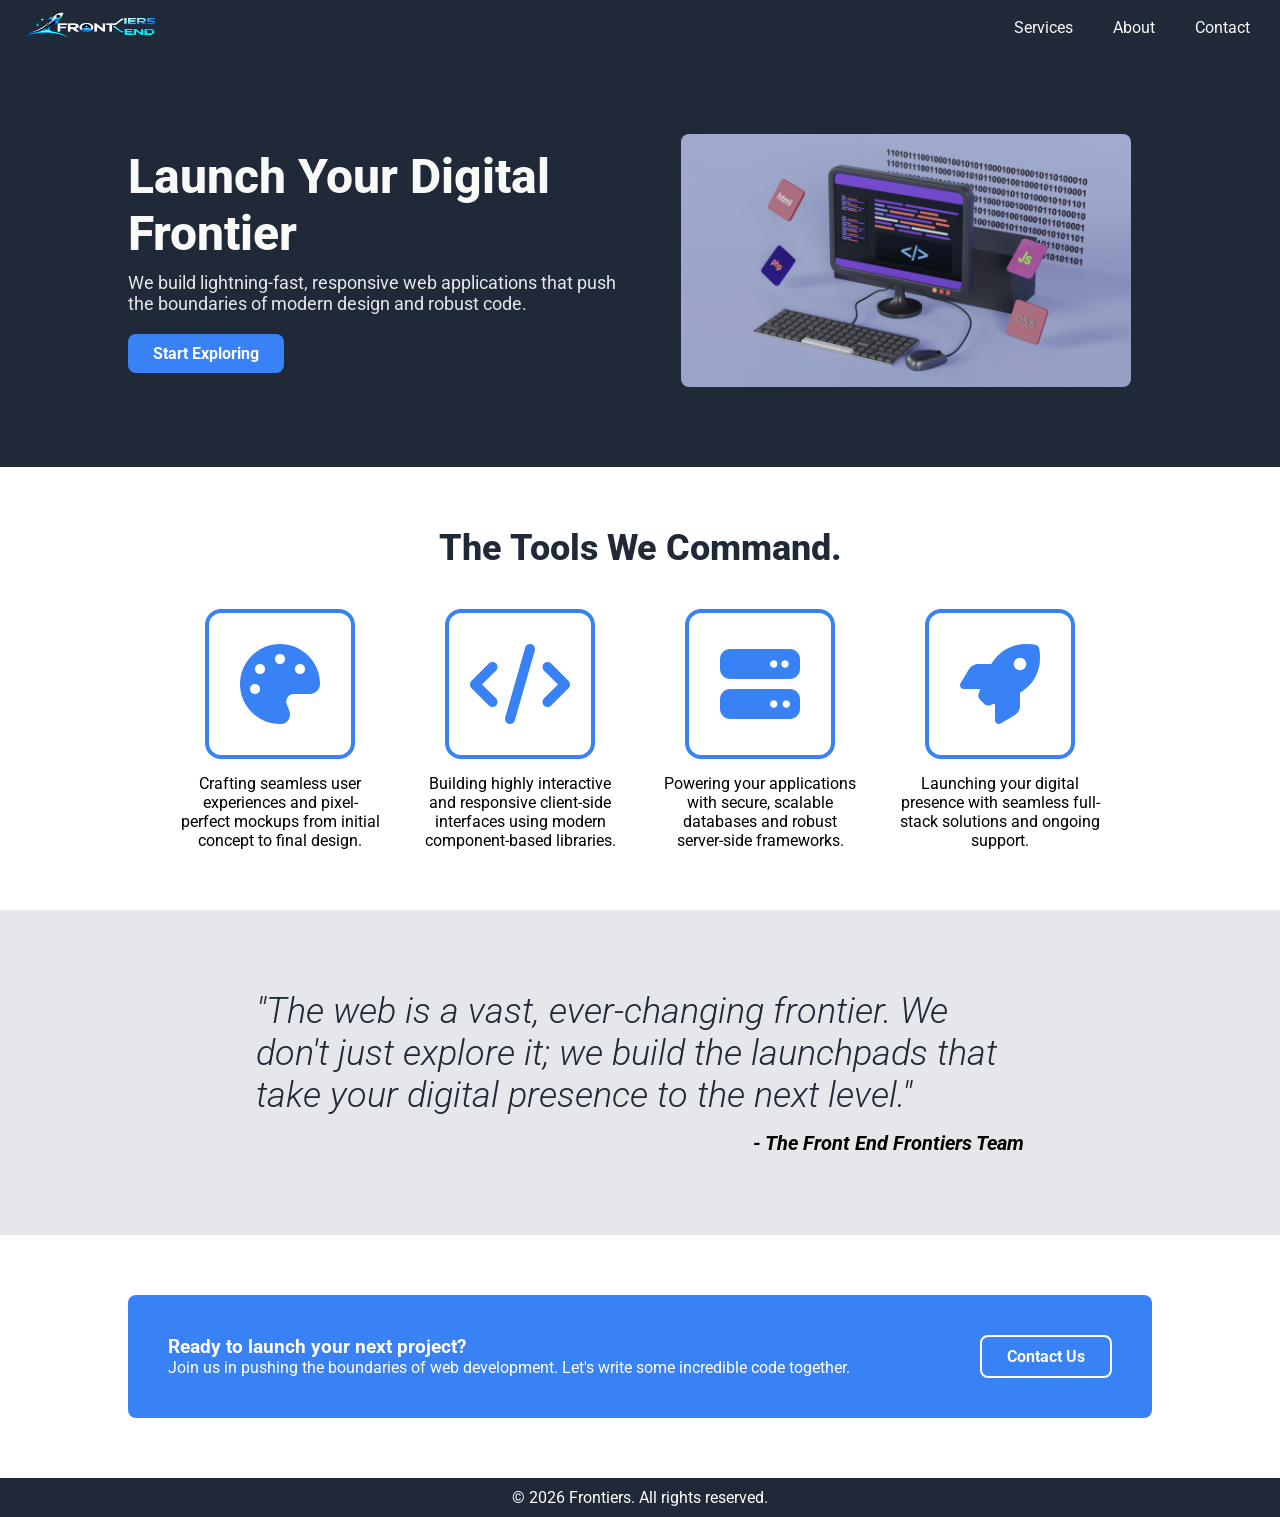
<file: index.html>
<!DOCTYPE html>
<html lang="en">
    <head>
        <meta charset="UTF-8">
        <meta name="viewport" content="width=device-width, initial-scale=1.0">
        <link rel="stylesheet" href="styles/style.css">
        <link rel="stylesheet" href="https://cdnjs.cloudflare.com/ajax/libs/font-awesome/6.4.0/css/all.min.css">
        <title>Frontiers</title>
    </head>
    <body>
        <header>
            <a href="index.html">
                <picture>
                    <source srcset="images/FrontiersLogoMobile.png"
                            media="(max-width: 768px)">
                    <img    class="logo"
                            src="images/FrontiersLogoNoBackground.png"
                            alt="Frontiers Logo">
                </picture>
            </a>

            <input type="checkbox" id="menu-toggle" class="menu-toggle">

            <label for="menu-toggle" class="hamburger">
                <span></span>
                <span></span>
                <span></span>
            </label>
            <nav>
                <ul>
                    <li><a href="services.html">Services</a></li>
                    <li><a href="about.html">About</a></li>
                    <li><a href="contact.html">Contact</a></li>    
                </ul>
            </nav>
        </header>
        <main>
                    <!-- Hero Section -->
            <section class="hero" aria-labelledby="hero-title">
                <div class="hero-content">
                    <h1 id="hero-title">Launch Your Digital Frontier</h1>
                    <p>We build lightning-fast, responsive web applications that push the boundaries of modern design and robust code.</p>
                    <a href="services.html" class="primary-btn">Start Exploring</a>
                </div>
                <figure class="hero-image">
                    <picture>
                        <!-- Loads this smaller image on screens 768px or smaller -->
                        <source media="(max-width: 768px)" srcset="images/hero_mobile.jpg">
                        <!-- Default image for larger desktop screens -->
                        <img src="images/hero_desktop.jpg" alt="Front End Frontiers digital design process">
                    </picture>
                </figure>
            </section>
            <!-- Information Section -->
            <section class="information" aria-labelledby="info-title">
                <h2 id="info-title">The Tools We Command.</h2>
                <div class="info-container">
                    <article class="info-card">
                            <div class="box-placeholder">
                                <i class="fa-solid fa-palette info-icon"></i>
                            </div>
                        <p>Crafting seamless user experiences and pixel-perfect mockups from initial concept to final design.</p>
                    </article>
                    <article class="info-card">      
                        <div class="box-placeholder">
                            <i class="fa-solid fa-code info-icon"></i>
                        </div>  
                        <p>Building highly interactive and responsive client-side interfaces using modern component-based libraries.</p>
                    </article>
                    <article class="info-card">
                        <div class="box-placeholder">
                            <i class="fa-solid fa-server info-icon"></i>
                        </div>     
                        <p>Powering your applications with secure, scalable databases and robust server-side frameworks.</p>
                    </article>
                    <article class="info-card">
                        <div class="box-placeholder">
                            <i class="fa-solid fa-rocket info-icon"></i>
                        </div>
                        <p>Launching your digital presence with seamless full-stack solutions and ongoing support.</p>
                    </article>
                </div>
            </section>
            <!-- Quote Section -->
            <section class="quote" aria-label="Team Philosophy">
                <blockquote>
                "The web is a vast, ever-changing frontier. We don't just explore it; we build the launchpads that take your digital presence to the next level."        
                </blockquote>
                <cite>- The Front End Frontiers Team</cite>
            </section>  
            <!-- Call to Action Section  -->
            <section class="call-to-action" aria-labelledby="cta-title">
                <div class="cta-content">
                    <h3 id="cta-title">Ready to launch your next project?</h3>
                    <p>Join us in pushing the boundaries of web development. Let's write some incredible code together.</p>
                </div>
                <a href="contact.html" class="secondary-btn">Contact Us</a>
            </section>
        </main>
        <footer>
            <p>&copy; 2026 Frontiers. All rights reserved.</p>
        </footer>
    </body>
</html>
</file>
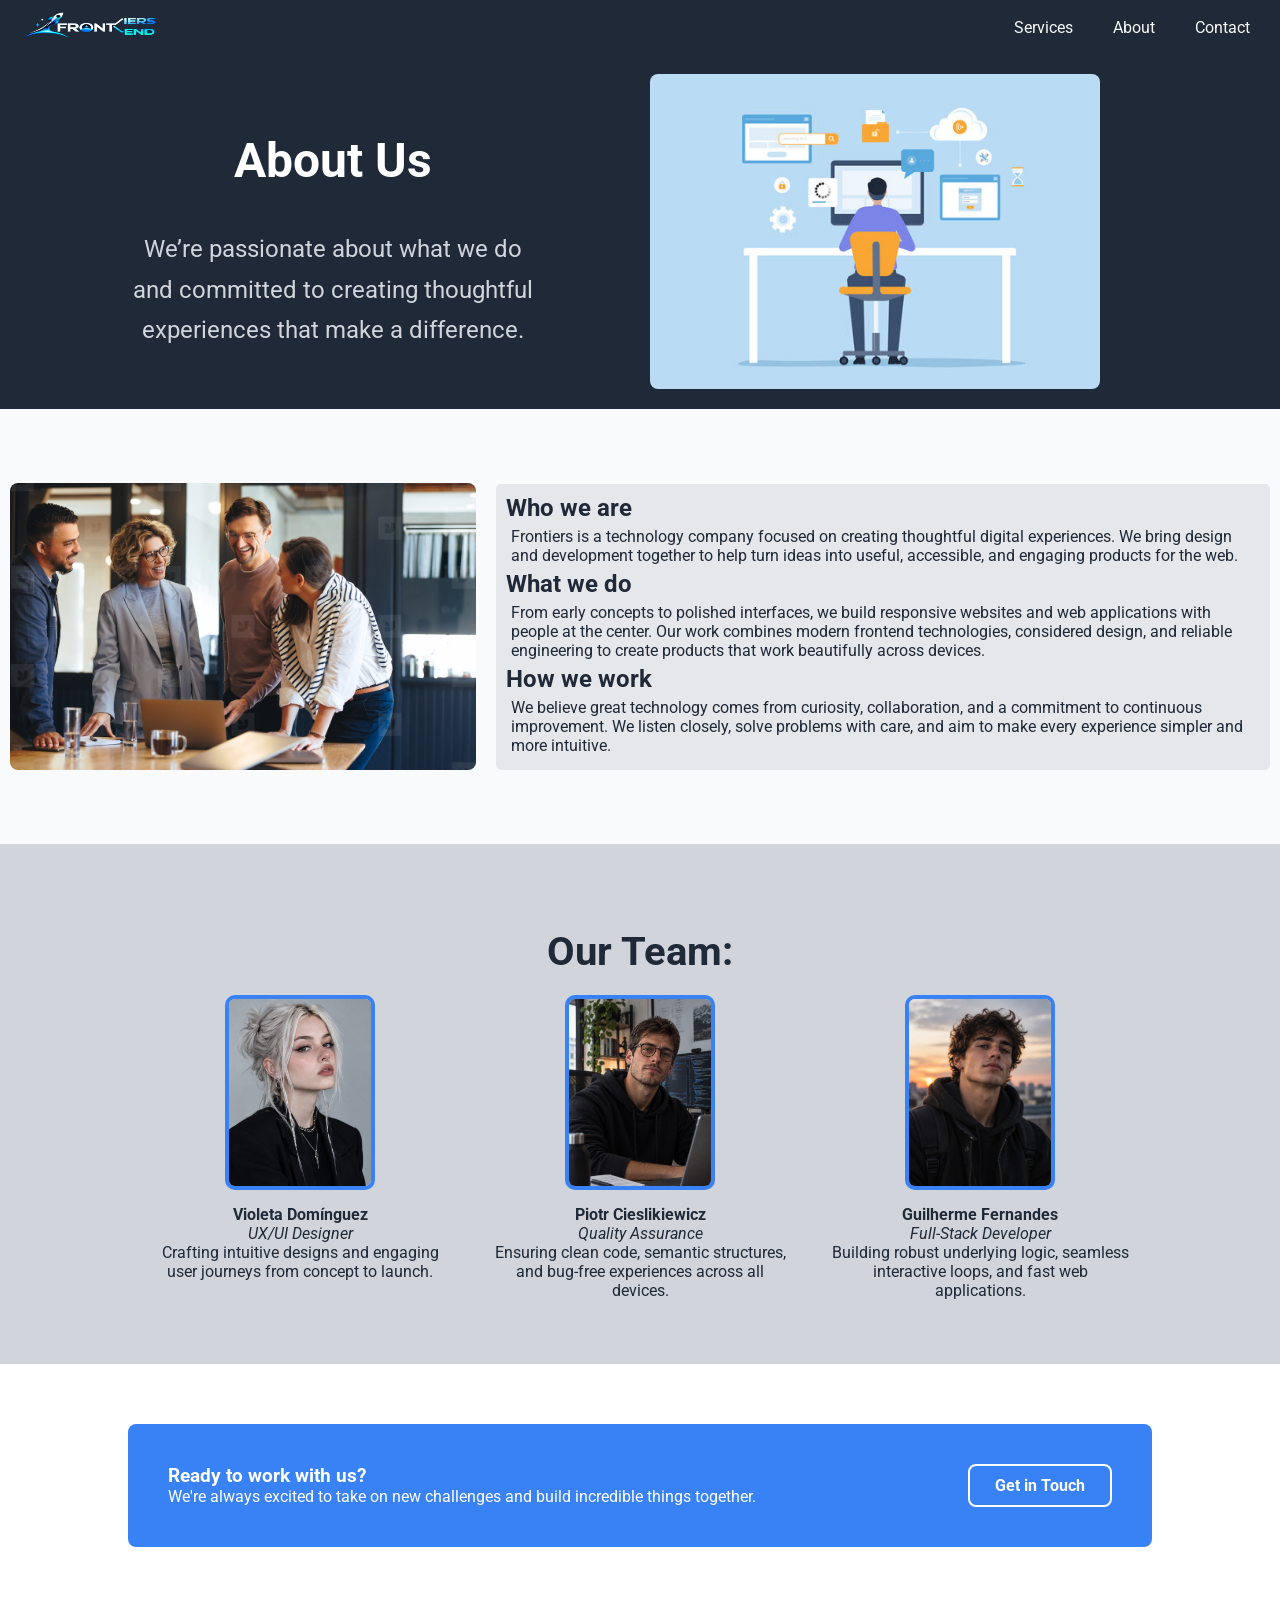
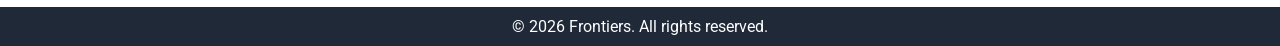
<file: about.html>
<!DOCTYPE html>
<html lang="en">
    <head>
        <meta charset="UTF-8">
        <meta name="viewport" content="width=device-width, initial-scale=1.0">
        <link rel="stylesheet" href="styles/style.css">
        <title>Frontiers</title>
    </head>
    <body>
        <header>
            <a href="index.html">
                <picture>
                    <source srcset="images/FrontiersLogoMobile.png"
                            media="(max-width: 768px)">
                    <img class="logo"
                        src="images/FrontiersLogoNoBackground.png"
                        alt="Frontiers Logo">
                </picture>
            </a>

            <input type="checkbox" id="menu-toggle" class="menu-toggle">

            <label for="menu-toggle" class="hamburger">
                <span></span>
                <span></span>
                <span></span>
            </label>
            <nav>
                <ul>
                    <li><a href="services.html">Services</a></li>
                    <li><a href="about.html">About</a></li>
                    <li><a href="contact.html">Contact</a></li>    
                </ul>
            </nav>
        </header>
        
        

        <main id="main-about">
            <section class="hero-about">
                <div class="hero-about-text">
                    <h1>About Us</h1>
                    <p>
                        We’re passionate about what we do and committed to creating thoughtful experiences that make a difference.
                    </p>
                </div>

                <picture class="hero-image">
                    <img src="images/hero-about-img.jpg"
                        alt="Learn about our team">
                </picture>
            </section>
            
            <section class="about">

                <div class="about-img">
                    <img src="images/about.jpg" alt="An image depicting the employees at the company" id="about-img">
                </div>

                <div class="about-text">
                    <h2>Who we are</h2>
                    <p>Frontiers is a technology company focused on creating thoughtful digital experiences. We bring design and development together to help turn ideas into useful, accessible, and engaging products for the web.</p>

                    <h2>What we do</h2>
                    <p>From early concepts to polished interfaces, we build responsive websites and web applications with people at the center. Our work combines modern frontend technologies, considered design, and reliable engineering to create products that work beautifully across devices.</p>

                    <h2>How we work</h2>
                    <p>We believe great technology comes from curiosity, collaboration, and a commitment to continuous improvement. We listen closely, solve problems with care, and aim to make every experience simpler and more intuitive.</p>
                </div>

            </section>

         <section class="our-team">
                <h1>Our Team:</h1>

                <div class="team-container">
                    <div class="person-card">
                        <div class="team-box">
                            <img src="images/team1.png" alt="Placeholder img" class="team-icon">
                        </div>
                        <p><strong>Violeta Domínguez</strong></p>
                        <p><em>UX/UI Designer</em></p>
                        <p>Crafting intuitive designs and engaging user journeys from concept to launch.</p>
                    </div>
                    
                    <div class="person-card">
                        <div class="team-box">
                            <img src="images/team3.png" alt="Placeholder img" class="team-icon">
                        </div>
                        <p><strong>Piotr Cieslikiewicz</strong></p>
                        <p><em>Quality Assurance</em></p>
                        <p>Ensuring clean code, semantic structures, and bug-free experiences across all devices.</p>
                    </div>
                    
                    <div class="person-card">
                        <div class="team-box">
                            <img src="images/team2.png" alt="Placeholder img" class="team-icon">
                        </div>
                        <p><strong>Guilherme Fernandes</strong></p>
                        <p><em>Full-Stack Developer</em></p>
                        <p>Building robust underlying logic, seamless interactive loops, and fast web applications.</p>
                    </div>
                </div>
            </section>

            <section class="call-to-action" aria-labelledby="cta-title">
                <div class="cta-content">
                    <h3 id="cta-title">Ready to work with us?</h3>
                    <p>We're always excited to take on new challenges and build incredible things together.</p>
                </div>
                <a href="contact.html" class="secondary-btn">Get in Touch</a>
            </section>
            
        </main>
        <footer>
            <p>&copy; 2026 Frontiers. All rights reserved.</p>
        </footer>
    </body>
</html>
</file>
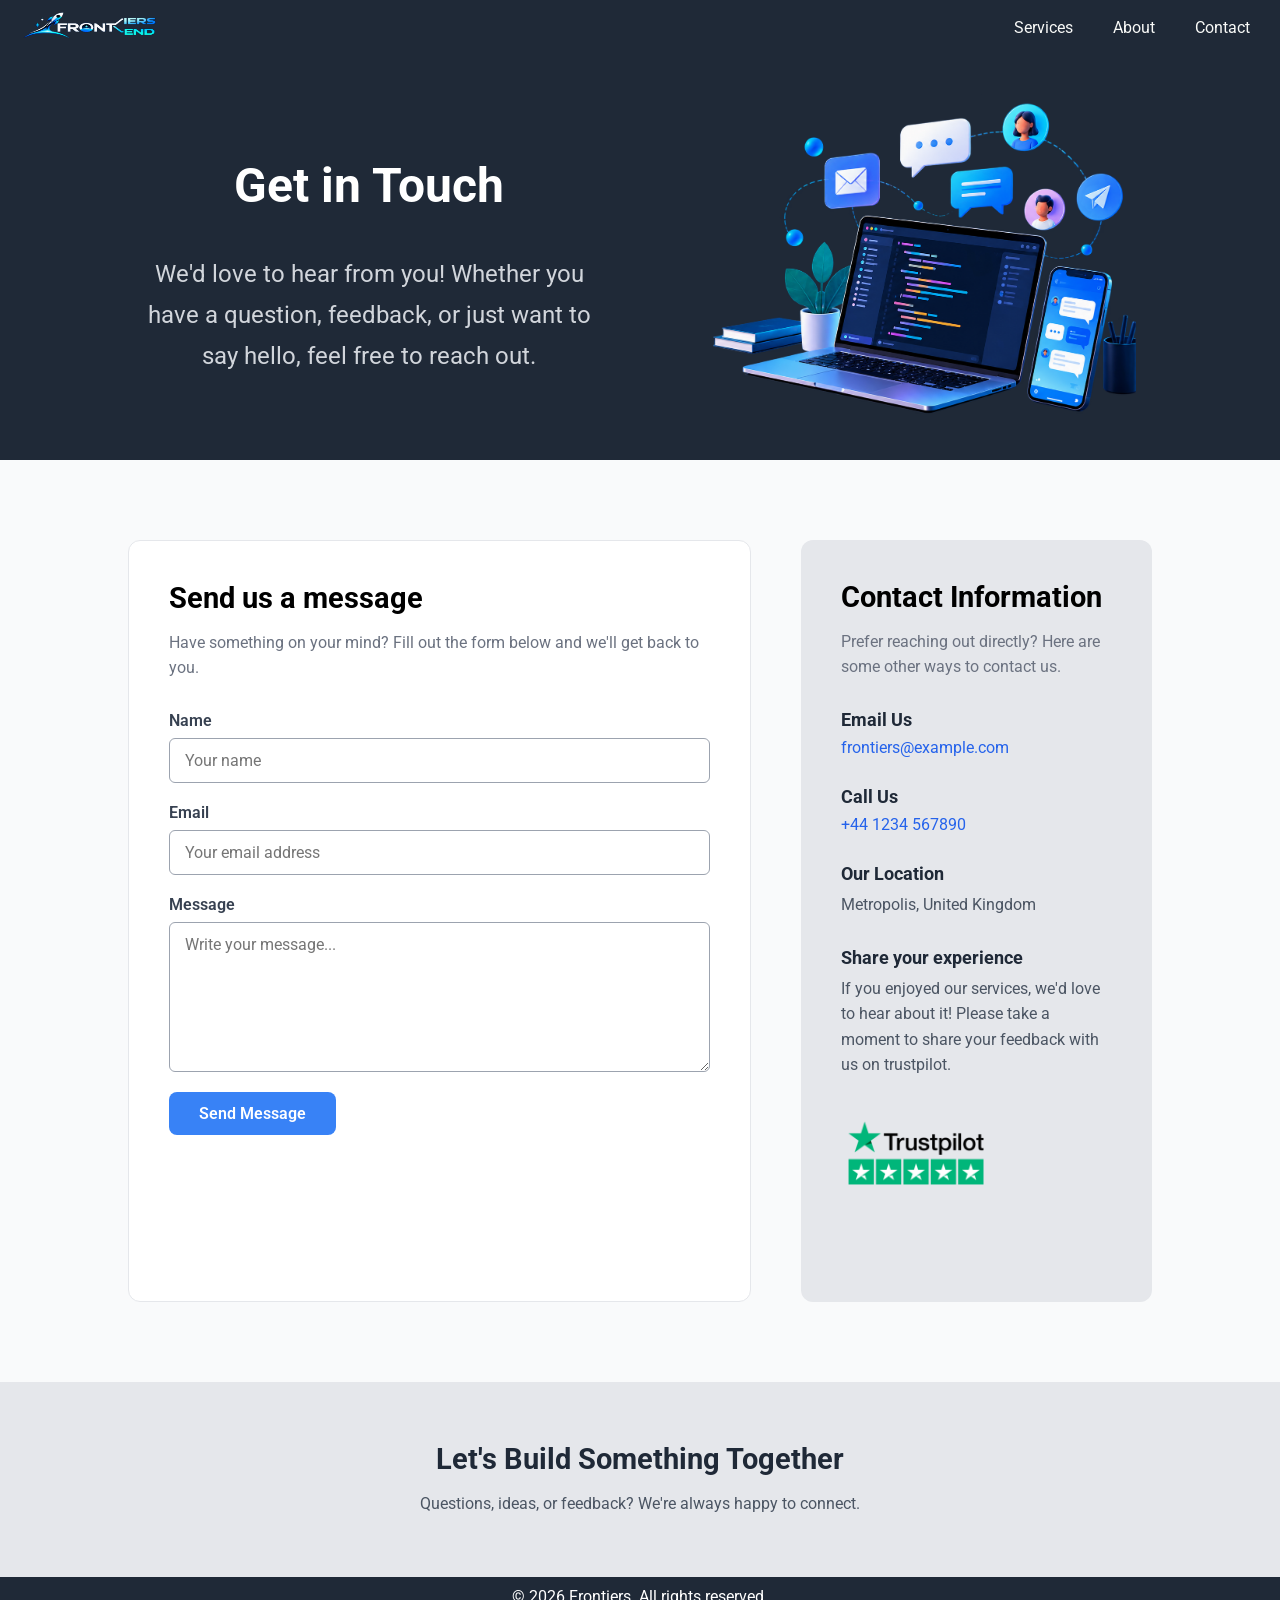
<file: contact.html>
<!DOCTYPE html>
<html lang="en">
    <head>
        <meta charset="UTF-8">
        <meta name="viewport" content="width=device-width, initial-scale=1.0">
        <link rel="stylesheet" href="styles/style.css">
        <title>Frontiers</title>
    </head>
    <body>
        <header>
            <a href="index.html">
                <picture>
                    <source srcset="images/FrontiersLogoMobile.png"
                            media="(max-width: 768px)">
                    <img class="logo"
                        src="images/FrontiersLogoNoBackground.png"
                        alt="Frontiers Logo">
                </picture>
            </a>

            <input type="checkbox" id="menu-toggle" class="menu-toggle">

            <label for="menu-toggle" class="hamburger">
                <span></span>
                <span></span>
                <span></span>
            </label>
            <nav>
                <ul>
                    <li><a href="services.html">Services</a></li>
                    <li><a href="about.html">About</a></li>
                    <li><a href="contact.html">Contact</a></li>    
                </ul>
            </nav>
        </header>
        <main>
            <section class="hero-contact">
                <div class="hero-get-in-touch">
                    <h1>Get in Touch</h1>
                    <p>
                        We'd love to hear from you! Whether you have a
                        question, feedback, or just want to say hello,
                        feel free to reach out.
                    </p>
                </div>

                <picture class="hero-image">
                    <img src="images/contactUs.png"
                        alt="Contact the Frontiers team">
                </picture>
            </section>

            <section class="contact">
                <div class="contact-container">

                    <div class="contact-form-container">
                        <h2>Send us a message</h2>
                        <p>
                            Have something on your mind? Fill out the form
                            below and we'll get back to you.
                        </p>

                        <form class="contact-form">
                            <div class="form-group">
                                <label for="name">Name</label>
                                <input type="text"
                                    id="name"
                                    name="name"
                                    placeholder="Your name"
                                    autocomplete="name"
                                    required>
                            </div>

                            <div class="form-group">
                                <label for="email">Email</label>
                                <input type="email"
                                    id="email"
                                    name="email"
                                    placeholder="Your email address"
                                    autocomplete="email"
                                    required>
                            </div>

                            <div class="form-group">
                                <label for="message">Message</label>
                                <textarea id="message"
                                        name="message"
                                        rows="6"
                                        placeholder="Write your message..."
                                        required></textarea>
                            </div>

                            <button type="submit" class="contact-btn">
                                Send Message
                            </button>
                        </form>
                    </div>

                    <section class="contact-info">
                        <h2>Contact Information</h2>
                        <p>
                            Prefer reaching out directly?
                            Here are some other ways to contact us.
                        </p>
                        <address>
                            <div class="info-item">
                                <h3>Email Us</h3>
                                <a href="mailto:frontiers@example.com">
                                    frontiers@example.com
                                </a>
                            </div>

                            <div class="info-item">
                                <h3>Call Us</h3>
                                <a href="tel:+441234567890">
                                    +44 1234 567890
                                </a>
                            </div>

                            <div class="info-item">
                                <h3>Our Location</h3>
                                <p>Metropolis, United Kingdom</p>
                            </div>
                            <div class="info-item">
                                <h3>Share your experience</h3>
                                <p>If you enjoyed our services, we'd love to hear about it! Please take a moment to share your feedback with us on trustpilot.</p>
                                <a href="https://www.trustpilot.com/review/frontiers.com" target="_blank" rel="noopener noreferrer">
                                    <img src="images/trustpilot-logo.png" alt="Trustpilot Logo" class="trustpilot-logo">
                                </a>
                            </div>
                        </address>
                    </section>

                </div>
            </section>

            <section class="contact-bottom">
                <h2>Let's Build Something Together</h2>
                <p>
                    Questions, ideas, or feedback?
                    We're always happy to connect.
                </p>
            </section>
        </main>
        <footer>
            <p>&copy; 2026 Frontiers. All rights reserved.</p>
        </footer>
    </body>
</html>
</file>
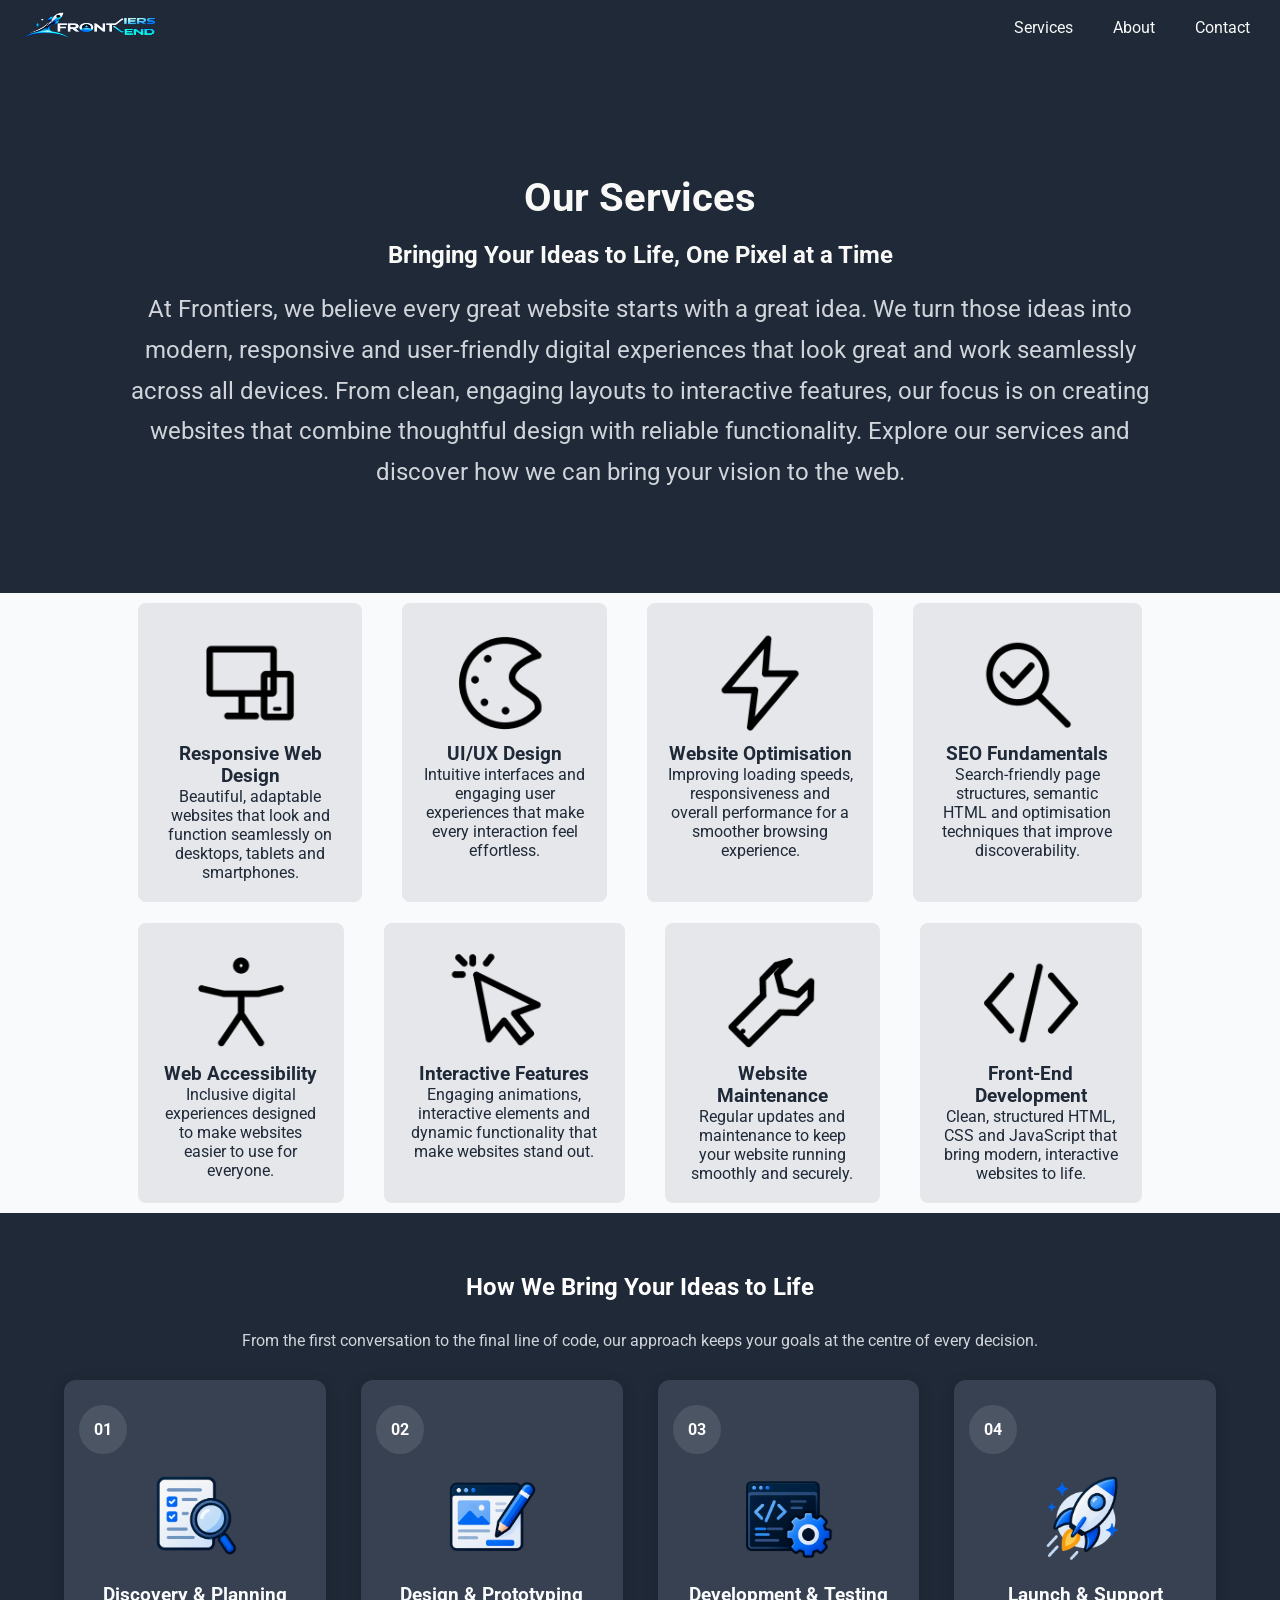
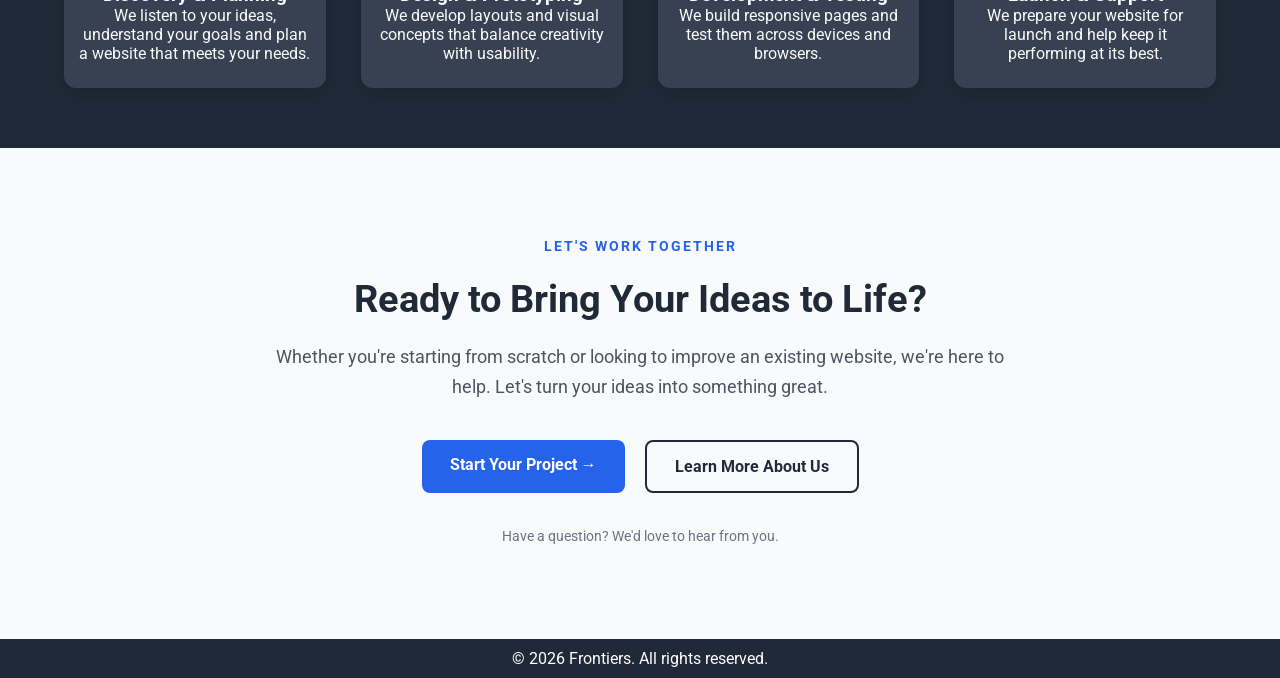
<file: services.html>
<!DOCTYPE html>
<html lang="en">
    <head>
        <meta charset="UTF-8">
        <meta name="viewport" content="width=device-width, initial-scale=1.0">
        <link rel="stylesheet" href="styles/style.css">
        <title>Frontiers</title>
    </head>
    <body>
        <header>
            <a href="index.html">
                <picture>
                    <source srcset="images/FrontiersLogoMobile.png"
                            media="(max-width: 768px)">
                    <img class="logo"
                        src="images/FrontiersLogoNoBackground.png"
                        alt="Frontiers Logo">
                </picture>
            </a>

            <input type="checkbox" id="menu-toggle" class="menu-toggle">

            <label for="menu-toggle" class="hamburger">
                <span></span>
                <span></span>
                <span></span>
            </label>
            <nav>
                <ul>
                    <li><a href="services.html">Services</a></li>
                    <li><a href="about.html">About</a></li>
                    <li><a href="contact.html">Contact</a></li>    
                </ul>
            </nav>
        </header>
        <main>
            <section class="services-hero">
                <h1>Our Services</h1>
                <h2>Bringing Your Ideas to Life, One Pixel at a Time</h2>
                <p>
                    At Frontiers, we believe every great website starts with a great idea. We turn those ideas into modern, responsive and user-friendly digital experiences that look great and work seamlessly across all devices.
                    From clean, engaging layouts to interactive features, our focus is on creating websites that combine thoughtful design with reliable functionality.
                    Explore our services and discover how we can bring your vision to the web.
                </p>
            </section>
            <section class="services-information">
                <div class="services-information-container">
                    <article class="service-card">
                        <img src="images/frontiers-services-icons/responsive-web-design.png" alt="Responsive Web Design Icon">
                        <h3>Responsive Web Design</h3>
                        <p>Beautiful, adaptable websites that look and function seamlessly on desktops, tablets and smartphones.</p>
                    </article>
                    <article class="service-card">
                        <img src="images/frontiers-services-icons/ui-ux-design.png" alt="UI/UX Design Icon">
                        <h3>UI/UX Design</h3>
                        <p>Intuitive interfaces and engaging user experiences that make every interaction feel effortless.</p>
                    </article>
                    <article class="service-card">
                        <img src="images/frontiers-services-icons/website-optimisation.png" alt="Website Optimisation Icon">
                        <h3>Website Optimisation</h3>
                        <p>Improving loading speeds, responsiveness and overall performance for a smoother browsing experience.</p>
                    </article>
                    <article class="service-card">
                        <img src="images/frontiers-services-icons/seo-fundamentals.png" alt="SEO Fundamentals Icon">
                        <h3>SEO Fundamentals</h3>
                        <p>Search-friendly page structures, semantic HTML and optimisation techniques that improve discoverability.</p>
                    </article>
                </div>
                <div class="services-information-container">
                    <article class="service-card">
                        <img src="images/frontiers-services-icons/web-accessibility.png" alt="Web Accessibility Icon">
                        <h3>Web Accessibility</h3>
                        <p>Inclusive digital experiences designed to make websites easier to use for everyone.</p>
                    </article>
                    <article class="service-card">
                        <img src="images/frontiers-services-icons/interactive-features.png" alt="Interactive Features Icon">
                        <h3>Interactive Features</h3>
                        <p>Engaging animations, interactive elements and dynamic functionality that make websites stand out.</p>
                    </article>
                    <article class="service-card">
                        <img src="images/frontiers-services-icons/website-maintenance.png" alt="Website Maintenance Icon">
                        <h3>Website Maintenance</h3>
                        <p>Regular updates and maintenance to keep your website running smoothly and securely.</p>
                    </article>
                    <article class="service-card">
                        <img src="images/frontiers-services-icons/front-end-development.png" alt="Front-End Development Icon">
                        <h3>Front-End Development</h3>
                        <p>Clean, structured HTML, CSS and JavaScript that bring modern, interactive websites to life.</p>
                    </article>
                </div>
            </section>
            <section class="services-process">
                <h2>How We Bring Your Ideas to Life</h2>
                <p class="process-intro">
                    From the first conversation to the final line of code,
                    our approach keeps your goals at the centre of every decision.
                </p>

                <div class="process-container">
                    <article class="process-card">
                        <span class="process-number">01</span>
                        <img src="images/discovery-services/step1.png" alt="">
                        <h3>Discovery &amp; Planning</h3>
                        <p>
                            We listen to your ideas, understand your goals
                            and plan a website that meets your needs.
                        </p>
                    </article>

                    <article class="process-card">
                        <span class="process-number">02</span>
                        <img src="images/discovery-services/step2.png" alt="">
                        <h3>Design &amp; Prototyping</h3>
                        <p>
                            We develop layouts and visual concepts that
                            balance creativity with usability.
                        </p>
                    </article>

                    <article class="process-card">
                        <span class="process-number">03</span>
                        <img src="images/discovery-services/step3.png" alt="">
                        <h3>Development &amp; Testing</h3>
                        <p>
                            We build responsive pages and test them
                            across devices and browsers.
                        </p>
                    </article>

                    <article class="process-card">
                        <span class="process-number">04</span>
                        <img src="images/discovery-services/step4.png" alt="">
                        <h3>Launch &amp; Support</h3>
                        <p>
                            We prepare your website for launch and help
                            keep it performing at its best.
                        </p>
                    </article>
                </div>
            </section>
            <section class="services-cta">
                <div class="services-cta-content">
                    <span class="cta-label">LET'S WORK TOGETHER</span>

                    <h2>Ready to Bring Your Ideas to Life?</h2>

                    <p>
                        Whether you're starting from scratch or looking to
                        improve an existing website, we're here to help.
                        Let's turn your ideas into something great.
                    </p>

                    <div class="services-cta-buttons">
                        <a href="contact.html" class="services-cta-primary">
                            Start Your Project →
                        </a>

                        <a href="about.html" class="services-cta-secondary">
                            Learn More About Us
                        </a>
                    </div>

                    <p class="services-cta-note">
                        Have a question? We'd love to hear from you.
                    </p>
                </div>
            </section>
        </main>
        <footer>
            <p>&copy; 2026 Frontiers. All rights reserved.</p>
        </footer>
    </body>
</html>
</file>
<file: styles/style.css>
@import url('https://fonts.googleapis.com/css2?family=Roboto:ital,wght@0,300;0,400;0,800&display=swap');

* {
    box-sizing: border-box;
    margin: 0;
    padding: 0;
}

body {
    font-family: 'Roboto', sans-serif;
}

header {
    position:sticky;
    top: 0;
    display: flex;
    justify-content: space-between;
    align-items: center;
    background-color: #1F2937;
    margin: 0;
    padding: 0px 20px;
}

.menu-toggle {
    position: absolute;
    opacity: 0;
    width: 1px;
    height: 1px;
}

.hamburger {
    display: none;
}

nav ul {
    display: flex;
    justify-content: space-between;
    list-style-type: none;
    gap: 20px;
}

img.logo {
    width: 140px;
    height: 50px;
}

nav a {
    text-decoration: none;
    padding: 10px;
    color: #F9FAF8;
}

footer {
    width: 100%;
    background-color: #1F2937;
    color: white;
    text-align: center;
    padding: 10px 0;
}

/* --- HERO SECTION --- */
.hero {
    display: flex;
    justify-content: space-between;
    align-items: center;
    background-color: #1F2937;
    padding: 80px 10%;
    gap: 40px;
}

.hero-content {
    flex: 1;
}

.hero h1 {
    font-size: 48px;
    font-weight: 800;
    color: #F9FAF8;
    margin-bottom: 10px;
    text-align: left;
    padding: 0;
}

.hero p {
    font-size: 18px;
    color: #E5E7EB;
    margin-bottom: 20px;
}

.hero-image {
    flex: 1;
    display: flex;
    justify-content: center;
    align-items: center;
}

.hero-image img {
    width: 100%;
    height: auto;
    border-radius: 8px;
}

.primary-btn {
    background-color: #3882F6;
    color: white;
    padding: 10px 25px;
    border: none;
    border-radius: 8px;
    font-weight: bold;
    cursor: pointer;
    text-decoration: none; 
    display: inline-block;
}

/* --- INFORMATION SECTION --- */
.information {
    padding: 60px 10%;
    text-align: center;
}

.information h2 {
    font-size: 36px;
    font-weight: 800;
    color: #1F2937;
    margin-bottom: 40px;
}

.info-container {
    display: flex;
    justify-content: center;
    gap: 40px;
}

.info-card {
    max-width: 200px;
}

.box-placeholder {
    width: 150px;
    height: 150px;
    border: 4px solid #3882F6;
    border-radius: 16px;
    margin: 0 auto 15px auto;
    display: flex;
    justify-content: center;
    align-items: center;
}

.info-icon {
    font-size: 80px;
    color: #3882F6;
    margin-bottom: 0;
}

/* --- QUOTE SECTION --- */
.quote {
    background-color: #E5E7EB;
    padding: 80px 20%;
    display: flex;
    flex-direction: column;
}

.quote blockquote {
    font-size: 36px;
    font-weight: 300;
    font-style: italic;
    color: #1F2937;
    margin-bottom: 15px;
}

.quote cite {
    align-self: flex-end;
    font-weight: bold;
    font-size: 20px;
}

/* --- CTA SECTION --- */
.call-to-action {
    background-color: #3882F6;
    margin: 60px 10%;
    padding: 40px;
    border-radius: 8px;
    display: flex;
    justify-content: space-between;
    align-items: center;
    color: white;
}

.secondary-btn {
    text-decoration: none;
    text-align: center;
    background-color: transparent;
    border: 2px solid white;
    color: white;
    padding: 10px 25px;
    border-radius: 8px;
    font-weight: bold;
    cursor: pointer;
}

.hero-contact {
    display: flex;
    justify-content: space-between;
    align-items: center;
    gap: 60px;
    padding: 20px 10%;
    background-color: #1F2937;
    color: white;
}

.hero-get-in-touch {
    flex: 1;
}

.hero-get-in-touch h1 {
    font-size: 3rem;
    margin-bottom: 20px;
}

.hero-get-in-touch p {
    font-size: 1.5rem;
    line-height: 1.7;
    color: #D1D5DB;
    text-align:center;
}

.hero-image {
    flex: 1;
    display: flex;
    justify-content: center;
    align-items: center;
}

.hero-image img {
    display: block;
    width: 100%;
    max-width: 450px;
    height: auto;
}

.contact {
    padding: 80px 10%;
    background-color: #F9FAFB;
}

.contact-container {
    display: flex;
    align-items: stretch;
    gap: 50px;
    max-width: 1200px;
    margin: 0 auto;
}

.contact-form-container {
    flex: 2;
    min-width: 0;
    background-color: white;
    padding: 40px;
    border: 1px solid #E5E7EB;
    border-radius: 12px;
}

.contact-form-container h2,
.contact-info h2 {
    font-size: 1.8rem;
    margin-bottom: 15px;
}

.contact-form-container > p,
.contact-info > p {
    line-height: 1.6;
    color: #6B7280;
    margin-bottom: 30px;
}

.contact-form {
    display: flex;
    flex-direction: column;
    gap: 20px;
}

.form-group {
    display: flex;
    flex-direction: column;
    gap: 8px;
}

.form-group label {
    font-weight: 600;
    color: #374151;
}

.form-group input,
.form-group textarea {
    width: 100%;
    padding: 12px 15px;
    border: 1px solid #9CA3AF;
    border-radius: 6px;
    font: inherit;
    background-color: white;
    transition: border-color 0.3s,
                box-shadow 0.3s;
}

.form-group textarea {
    resize: vertical;
    min-height: 150px;
}

.form-group input:hover,
.form-group textarea:hover {
    border-color: #3882F6;
}

.form-group input:focus,
.form-group textarea:focus {
    outline: 2px solid #3882F6;
}

.contact-btn {
    align-self: flex-start;
    padding: 12px 30px;
    border: none;
    border-radius: 8px;
    background-color: #3882F6;
    color: white;
    font: inherit;
    font-weight: 600;
    cursor: pointer;
    transition: background-color 0.3s;
}

.contact-btn:hover {
    background-color: #2563EB;
}

.contact-btn:focus-visible {
    outline: 3px solid #1D4ED8;
    outline-offset: 3px;
}

.contact-info {
    flex: 1;
    min-width: 0;
    background-color: #E5E7EB;
    padding: 40px;
    border-radius: 12px;
}

.info-item {
    margin-bottom: 30px;
}

.info-item h3 {
    font-size: 1.1rem;
    color: #1F2937;
    margin-bottom: 8px;
}

.info-item p {
    color: #4B5563;
    line-height: 1.6;
    overflow-wrap: anywhere;
}

.info-item a {
    color: #2563EB;
    text-decoration: none;
    overflow-wrap: anywhere;
}

.info-item a:hover {
    text-decoration: underline;
}

.contact-bottom {
    text-align: center;
    padding: 60px 10%;
    background-color: #E5E7EB;
}

.contact-bottom h2 {
    font-size: 1.8rem;
    margin-bottom: 15px;
    color: #1F2937;
}

.contact-bottom p {
    color: #4B5563;
    line-height: 1.6;
}

.contact-info address {
    font-style: normal;
}

.trustpilot-logo {
    width: 150px;
    height: auto;
}

/*--- ABOUT PAGE ---*/
#main-about{
    min-height: 100vh;
    background-color: #FFFFFF; 
}

main h1{
    font-size: 40px;
    padding: 20px;
    text-align: center;
}

.hero-about{
    display: flex;
    justify-content: space-between;
    align-items: center;
    gap: 60px;
    padding: 20px 10%;
    background-color: #1F2937;
    color: white;
}

.hero-about-text{
    justify-content: center;
    align-items: center;
    width: 40%;
}

.hero-about-text h1 {
    font-size: 3rem;
    margin-bottom: 20px;
}

.hero-about-text p {
    font-size: 1.5rem;
    line-height: 1.7;
    color: #D1D5DB;
    text-align:center;
}

.hero-about-img{
    flex: 1;
    display: flex;
    justify-content: center;
    align-items: center;
}

.about{
    display: flex;
    align-items: center;
    padding-top: 5%;
    padding-bottom: 5%;
    background-color: #F9FAFB;
}

.about div{
    margin: 10px;
    color:#1F2937;
}

 #about-img{
    width: 100%;
    height: 100%;
    border-radius: 8px;
    flex: 1;
    display: flex;
    justify-content: center;
    align-items: center;
}

.about-text{
    display: flex;
    background-color: #E5E7EB;
    border-radius: 5px;
    padding: 10px;
    flex-direction: column;
    justify-content: space-between;
}

.about-text p{
    padding: 5px;
}

.our-team{
    background-color: #D1D5DB;
    color: #1F2937;
    padding: 5%;
}

.team-container {
    display: flex;
    justify-content: center;
    gap: 40px;
}

.person-card {
    display: flex;
    flex-direction: column;
    max-width: 300px;
}

.person-card p{
    text-align: center;
}

.team-box{
    width: 150px;
    height: 195px;
    border: 4px solid #3882F6;
    border-radius: 10px;
    margin: 0 auto 15px auto;
    display: flex;
    justify-content: center;
    align-items: center;
    overflow: hidden;
}

.team-icon{
    background-color: #E5E7EB;
    width: 100%;
}

.services-hero{
    background-color: #1F2937;
    color: #F9FAF8;
    padding: 100px 10%;
    text-align: center;
}

.services-hero p{
    font-size: 1.5rem;
    line-height: 1.7;
    color: #D1D5DB;
    padding-top: 20px;
}

.services-information{
    background-color: #F9FAFB;
    color: #1F2937;
    padding: 0px 10%;
}

.services-information-container{
    display: flex;
    justify-content: center;
    gap: 40px;
    padding: 1%;
}

.service-card {
    display: flex;
    flex-direction: column;
    align-items: center;
    max-width: 300px;
    background-color: #E5E7EB;
    border-radius: 8px;
    padding: 20px;
    text-align: center;
}
.service-card img {
    width: 120px;
    height: 120px;
    object-fit: contain;
    filter: brightness(0) saturate(100%);
}

.process-container {
    display: flex;
    justify-content: center;
    align-items: stretch;
    gap: 35px;
    max-width: 1400px;
    margin: 0 auto;
}

.services-process {
    background-color: #1F2937;
    color: #F9FAFB;
    padding: 60px 5%;
    text-align: center;
}

.services-process h2 {
    color: #FFFFFF;
}

.process-intro {
    color: #D1D5DB;
    padding: 30px 0;
}

.process-card {
    position: relative;
    display: flex;
    flex-direction: column;
    align-items: center;
    flex: 1;
    min-width: 0;
    padding: 25px 15px;
    background-color: #374151;
    color: #F9FAFB;
    border-radius: 12px;
    box-shadow: 0 4px 15px rgba(0, 0, 0, 0.15);
}

.process-number {
    align-self: flex-start;
    background-color: #4B5563;
    color: #FFFFFF;
    border-radius: 50%;
    padding: 15px;
    font-weight: bold;
}

.process-card img {
    width: 90px;
    height: 90px;
    object-fit: contain;
    margin: 20px 0;
}

.process-card:not(:last-child)::after {
    color: #60A5FA;
}

.services-cta {
    background-color: #F9FAFB;
    padding: 90px 5%;
    text-align: center;
}

.services-cta-content {
    display: flex;
    flex-direction: column;
    align-items: center;
    max-width: 750px;
    margin: 0 auto;
    gap: 22px;
}

.cta-label {
    color: #2563EB;
    font-size: 0.85rem;
    font-weight: bold;
    letter-spacing: 2px;
}

.services-cta h2 {
    color: #1F2937;
    font-size: 2.4rem;
}

.services-cta-content > p {
    color: #4B5563;
    font-size: 1.1rem;
    line-height: 1.7;
}

.services-cta-buttons {
    display: flex;
    justify-content: center;
    flex-wrap: wrap;
    gap: 20px;
    margin-top: 15px;
}

.services-cta-buttons a {
    display: inline-block;
    padding: 15px 28px;
    border-radius: 8px;
    font-weight: bold;
    text-decoration: none;
    transition: background-color 0.3s, transform 0.3s;
}

.services-cta-primary {
    background-color: #2563EB;
    color: #FFFFFF;
}

.services-cta-primary:hover {
    background-color: #1D4ED8;
    transform: translateY(-3px);
}

.services-cta-secondary {
    background-color: transparent;
    color: #1F2937;
    border: 2px solid #1F2937;
}

.services-cta-secondary:hover {
    background-color: #1F2937;
    color: #FFFFFF;
    transform: translateY(-3px);
}

.services-cta-content .services-cta-note {
    font-size: 0.9rem;
    color: #6B7280;
    margin-top: 10px;
}

@media (max-width: 768px) {

   .hero, .info-container, .call-to-action {
        flex-direction: column;
        text-align: center;
    }

    .info-container {
        align-items: center;
    }
    
    .quote {
        padding: 40px 10%;
    }

    img.logo {
        width: 80px;
        height: 50px;
    }
    
    .hamburger {
        display: flex;
        flex-direction: column;
        gap: 5px;
        cursor: pointer;
    }

    .hamburger span {
        width: 25px;
        height: 3px;
        background-color: white;
        border-radius: 2px;
    }

    nav {
        display: none;
        position: absolute;
        top: 60px;
        left: 0;
        width: 100%;
        background-color: #1F2937;
    }

    nav ul {
        flex-direction: column;
        align-items: center;
        padding: 20px;
    }

    .menu-toggle:checked ~ nav {
        display: block;
    }

    .hero-about{
        display: flex;
        flex-direction: column;
        padding: 0px;
        padding-bottom: 5%;
    }

    .hero-about-text{
        width: 90%;
    }

    .about{
        display: flex;
        flex-direction: column;
    }

    .our-team{
        display: flex;
        flex-direction: column;
        align-items: center;
    }
    
    .team-container {
        display: flex;
        flex-direction: column;
    }

    .hero-contact {
        gap: 30px;
        padding: 60px 6%;
    }

    .contact {
        padding: 60px 6%;
    }

    .contact-container {
        gap: 25px;
    }

    .contact-form-container,
    .contact-info {
        padding: 25px;
    }

    .hero-get-in-touch h1 {
        font-size: 2.4rem;
    }

    .process-container {
        flex-wrap: wrap;
    }

    .process-card {
        flex: 1 1 calc(50% - 35px);
    }

    .process-card::after {
        display: none;
    }
}

@media (max-width: 650px) {

    .hero-contact {
        flex-direction: column;
        text-align: center;
        gap: 30px;
        padding: 50px 5%;
    }

    .hero-get-in-touch h1 {
        font-size: 2rem;
    }

    .hero-image img {
        max-width: 300px;
    }

    .contact {
        padding: 40px 5%;
    }

    .contact-container {
        flex-direction: column;
        gap: 25px;
    }

    .contact-form-container,
    .contact-info {
        width: 100%;
        padding: 25px 20px;
    }

    .contact-btn {
        width: 100%;
    }

    .contact-bottom {
        padding: 50px 5%;
    }

    .contact-bottom h2 {
        font-size: 1.5rem;
    }

    .process-container {
        flex-direction: column;
        align-items: stretch;
    }

    .process-card {
        flex: auto;
    }

    .services-process {
        padding: 40px 20px;
    }

    .services-cta {
    padding: 60px 6%;
    }

    .services-cta h2 {
        font-size: 1.8rem;
    }

    .services-cta-content > p {
        font-size: 1rem;
    }

    .services-cta-buttons {
        flex-direction: column;
        width: 100%;
        gap: 15px;
    }

    .services-cta-buttons a {
        width: 100%;
        text-align: center;
    }
}
</file>
